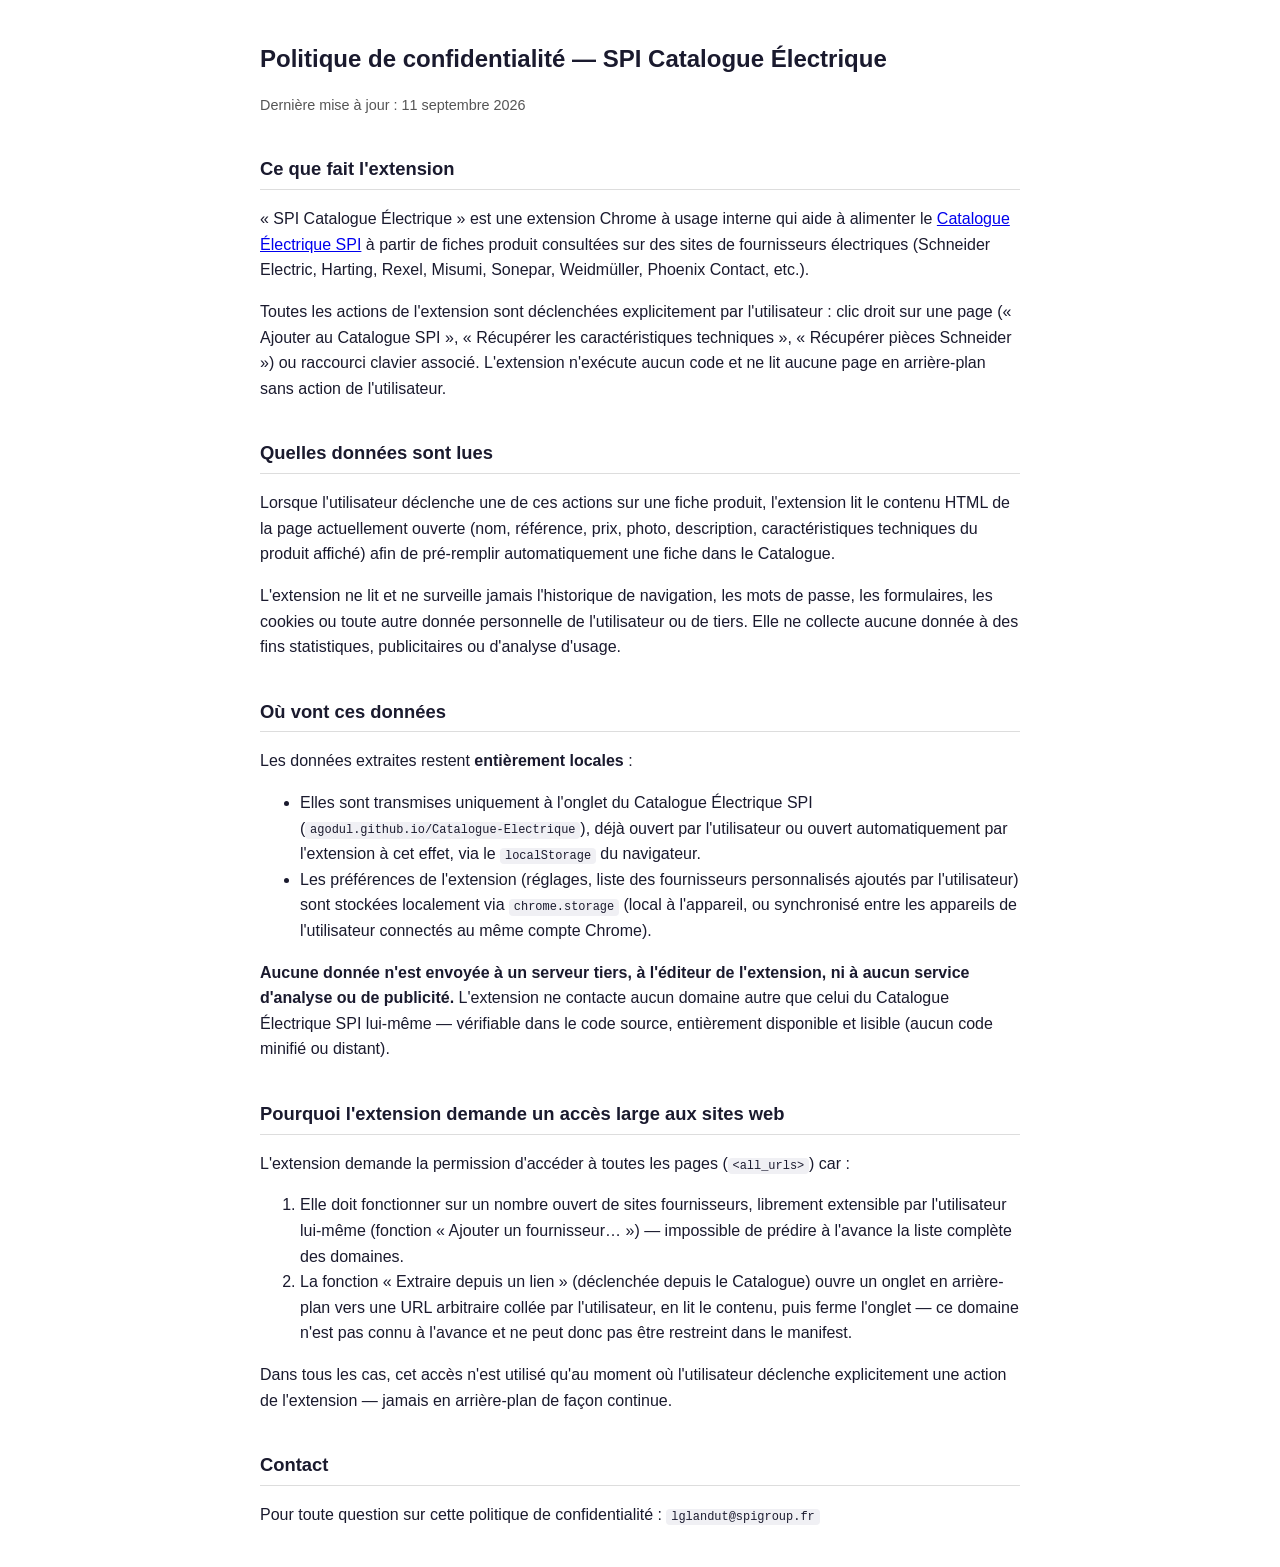
<file: privacy.html>
<!DOCTYPE html>
<html lang="fr">
<head>
<meta charset="UTF-8">
<meta name="viewport" content="width=device-width, initial-scale=1">
<title>Politique de confidentialité — SPI Catalogue Électrique</title>
<style>
  body { font-family: -apple-system, "Segoe UI", Arial, sans-serif; max-width: 760px; margin: 40px auto; padding: 0 20px; line-height: 1.6; color: #1a1a2e; }
  h1 { font-size: 1.5em; }
  h2 { font-size: 1.15em; margin-top: 2em; border-bottom: 1px solid #ddd; padding-bottom: .3em; }
  code { background: #f0f0f4; padding: .1em .4em; border-radius: 4px; font-size: .92em; }
  .maj { color: #555; font-size: .9em; }
</style>
</head>
<body>

<h1>Politique de confidentialité — SPI Catalogue Électrique</h1>
<p class="maj">Dernière mise à jour : 11 septembre 2026</p>

<h2>Ce que fait l'extension</h2>
<p>
  « SPI Catalogue Électrique » est une extension Chrome à usage interne qui aide à
  alimenter le <a href="https://agodul.github.io/Catalogue-Electrique/">Catalogue Électrique SPI</a>
  à partir de fiches produit consultées sur des sites de fournisseurs électriques
  (Schneider Electric, Harting, Rexel, Misumi, Sonepar, Weidmüller, Phoenix Contact, etc.).
</p>
<p>
  Toutes les actions de l'extension sont déclenchées explicitement par l'utilisateur : clic droit
  sur une page (« Ajouter au Catalogue SPI », « Récupérer les caractéristiques techniques »,
  « Récupérer pièces Schneider ») ou raccourci clavier associé. L'extension n'exécute aucun
  code et ne lit aucune page en arrière-plan sans action de l'utilisateur.
</p>

<h2>Quelles données sont lues</h2>
<p>
  Lorsque l'utilisateur déclenche une de ces actions sur une fiche produit, l'extension lit le
  contenu HTML de la page actuellement ouverte (nom, référence, prix, photo, description,
  caractéristiques techniques du produit affiché) afin de pré-remplir automatiquement une fiche
  dans le Catalogue.
</p>
<p>
  L'extension ne lit et ne surveille jamais l'historique de navigation, les mots de passe, les
  formulaires, les cookies ou toute autre donnée personnelle de l'utilisateur ou de tiers. Elle ne
  collecte aucune donnée à des fins statistiques, publicitaires ou d'analyse d'usage.
</p>

<h2>Où vont ces données</h2>
<p>Les données extraites restent <strong>entièrement locales</strong> :</p>
<ul>
  <li>Elles sont transmises uniquement à l'onglet du Catalogue Électrique SPI
    (<code>agodul.github.io/Catalogue-Electrique</code>), déjà ouvert par l'utilisateur ou ouvert
    automatiquement par l'extension à cet effet, via le <code>localStorage</code> du navigateur.</li>
  <li>Les préférences de l'extension (réglages, liste des fournisseurs personnalisés ajoutés par
    l'utilisateur) sont stockées localement via <code>chrome.storage</code> (local à l'appareil, ou
    synchronisé entre les appareils de l'utilisateur connectés au même compte Chrome).</li>
</ul>
<p>
  <strong>Aucune donnée n'est envoyée à un serveur tiers, à l'éditeur de l'extension, ni à aucun
  service d'analyse ou de publicité.</strong> L'extension ne contacte aucun domaine autre que celui
  du Catalogue Électrique SPI lui-même — vérifiable dans le code source, entièrement disponible et
  lisible (aucun code minifié ou distant).
</p>

<h2>Pourquoi l'extension demande un accès large aux sites web</h2>
<p>L'extension demande la permission d'accéder à toutes les pages (<code>&lt;all_urls&gt;</code>) car :</p>
<ol>
  <li>Elle doit fonctionner sur un nombre ouvert de sites fournisseurs, librement extensible par
    l'utilisateur lui-même (fonction « Ajouter un fournisseur… ») — impossible de prédire à
    l'avance la liste complète des domaines.</li>
  <li>La fonction « Extraire depuis un lien » (déclenchée depuis le Catalogue) ouvre un onglet en
    arrière-plan vers une URL arbitraire collée par l'utilisateur, en lit le contenu, puis ferme
    l'onglet — ce domaine n'est pas connu à l'avance et ne peut donc pas être restreint dans le
    manifest.</li>
</ol>
<p>
  Dans tous les cas, cet accès n'est utilisé qu'au moment où l'utilisateur déclenche explicitement
  une action de l'extension — jamais en arrière-plan de façon continue.
</p>

<h2>Contact</h2>
<p>Pour toute question sur cette politique de confidentialité : <code>lglandut@spigroup.fr</code></p>

</body>
</html>
</file>
